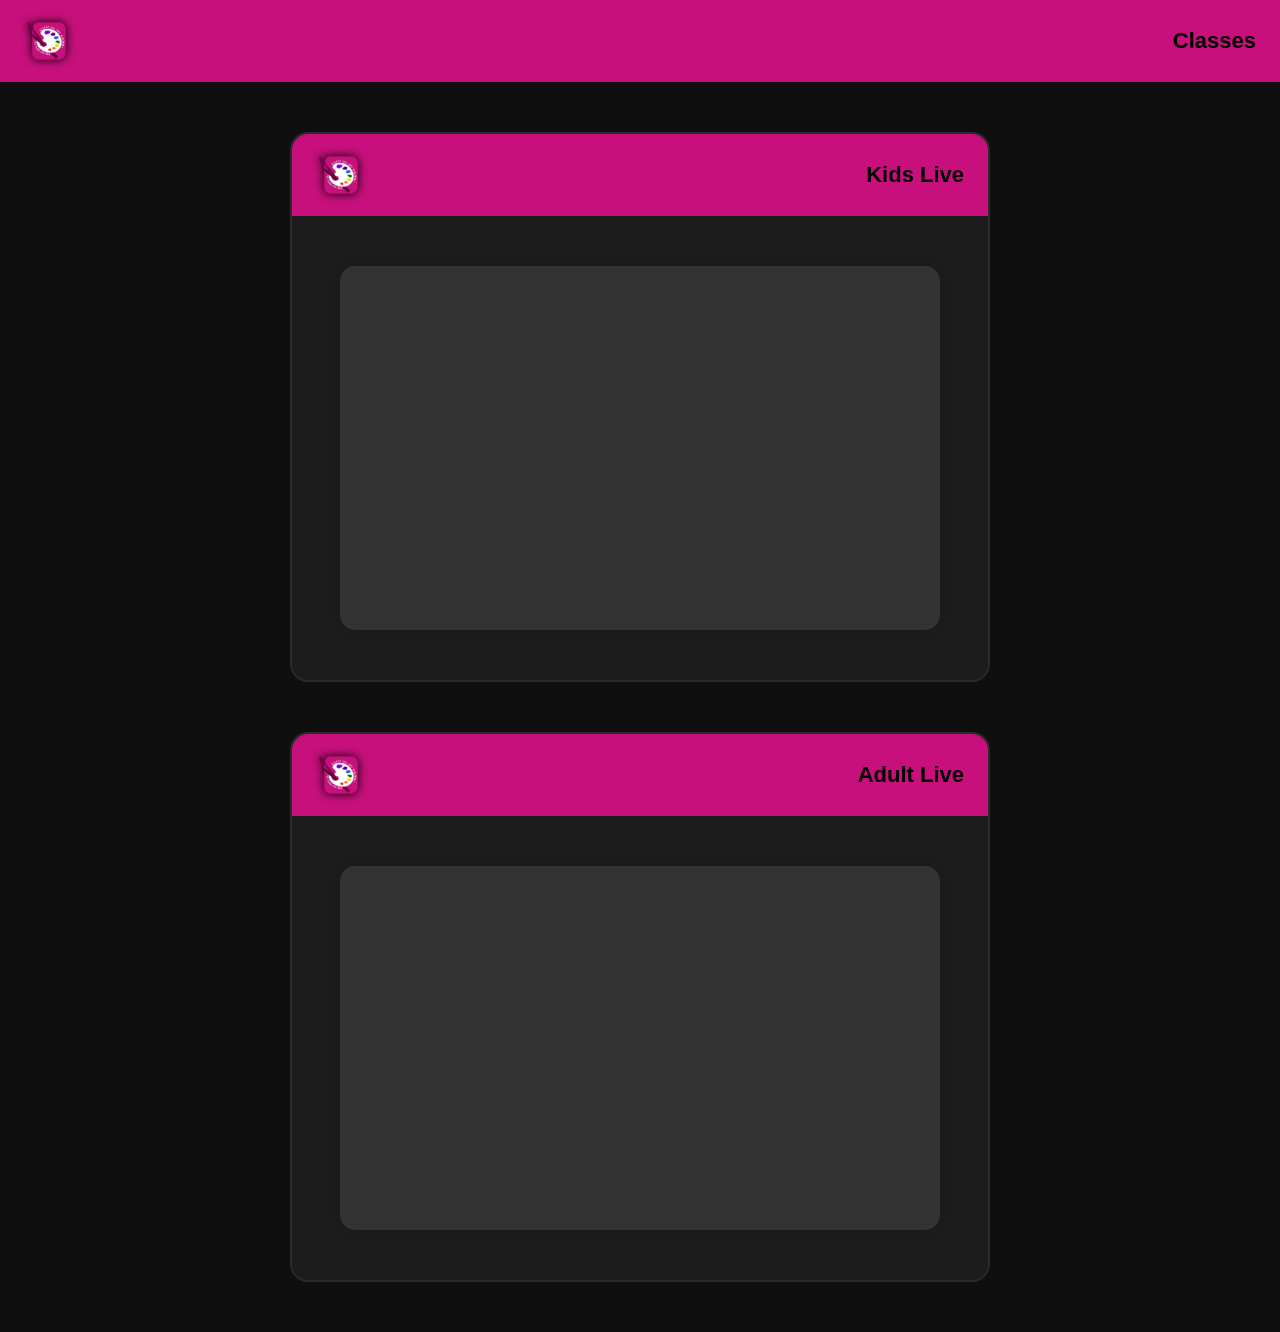
<file: index.html>
<!DOCTYPE html>
<html lang="en">
<head>
  <meta charset="UTF-8" />
  <meta name="viewport" content="width=device-width, initial-scale=1.0">
  <title>Dileep Dil Art Academy</title>
  <link rel="shortcut icon" href="assets/logo.png" type="image/x-icon">
  <link rel="stylesheet" href="style.css">
</head>

<body>

  <div class="reviews-header">
      <img class="logo" src="assets/logo.png">
      <h2>Classes</h2>
    </div>

  <div class="reviews-box">
    <div class="reviews-header">
      <img class="logo" src="assets/logo.png">
      <h2>Kids Live</h2>
    </div>
   <div class="container">
    <!-- Hidden iframe to prevent page reload -->
     <div class="video-wrapper">
    <iframe name="hidden_iframe" style="display:none;"></iframe>
    <iframe src="https://drive.google.com/file/d/1YL_TkzvASzSYPiDmVfbE80zzn3244iV4/preview" allowfullscreen controlsList="nodownload" autoplay="autoplay" width="300" height="190">
    </iframe>
    </div>
  </div>
  </div>

  <div class="reviews-box">
    <div class="reviews-header">
      <img class="logo" src="assets/logo.png">
      <h2>Adult Live</h2>
    </div>
   <div class="container">
    <!-- Hidden iframe to prevent page reload -->
     <div class="video-wrapper">
    <iframe name="hidden_iframe" style="display:none;"></iframe>
    <iframe src="https://drive.google.com/file/d/1t9SHIR5LtsT5DVhJtgk8GgIi00UJqjc7/preview" allowfullscreen controlsList="nodownload" autoplay="autoplay" width="300" height="190">
    </iframe>
    </div>
  </div>
  </div>


</body>
</html>
</file>
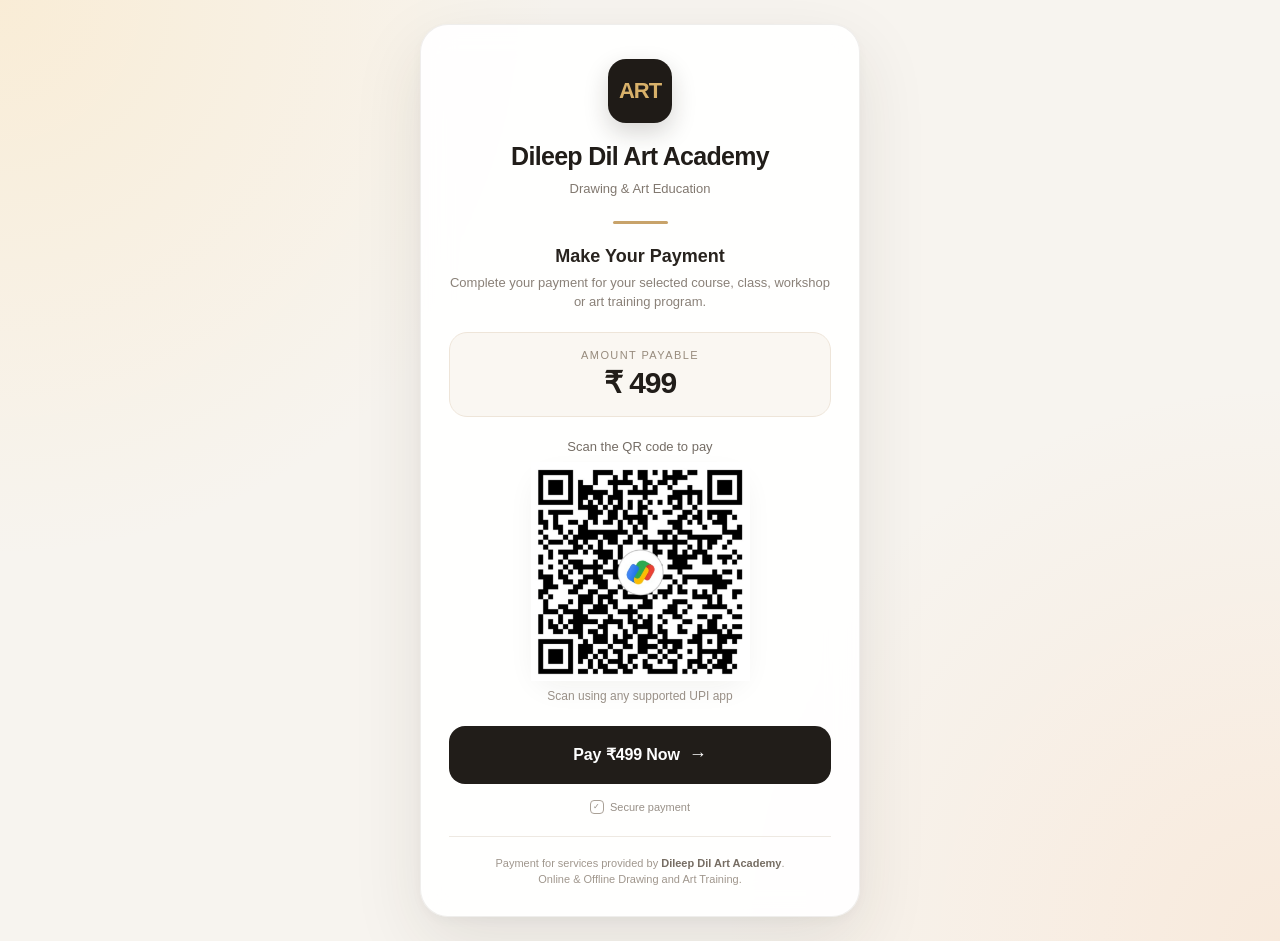
<file: Payment/index.html>
<!DOCTYPE html>
<html lang="en">
<head>
    <meta charset="UTF-8">
    <meta name="viewport" content="width=device-width, initial-scale=1.0">

    <title>Make Payment | Dileep Dil Art Academy</title>

    <meta
        name="description"
        content="Secure payment page for Dileep Dil Art Academy."
    >
    <link rel="stylesheet" href="styles.css">
</head>

<body>

    <main class="payment-page">

        <section class="payment-card">

            <!-- Academy Logo -->
            <div class="logo">
                ART
            </div>

            <!-- Academy -->
            <h1 class="academy-name">
                Dileep Dil Art Academy
            </h1>

            <p class="academy-subtitle">
                Drawing & Art Education
            </p>

            <div class="divider"></div>

            <!-- Payment -->
            <h2 class="payment-title">
                Make Your Payment
            </h2>

            <p class="payment-description">
                Complete your payment for your selected
                course, class, workshop or art training program.
            </p>

            <!-- Amount -->
            <div class="amount-box">

                <div class="amount-label">
                    Amount Payable
                </div>

                <div class="amount">
                    ₹ 499
                </div>

            </div>

            <!-- QR -->
            <div class="qr-section">

                <div class="qr-label">
                    Scan the QR code to pay
                </div>

                <div class="qr-wrapper">

                    <!--
                        REPLACE THIS WITH YOUR QR IMAGE

                        Example:
                        <img src="payment-qr.png"
                             alt="Dileep Dil Art Academy Payment QR Code">
                    -->

                    <div class="qr-placeholder">
                        <img src="assets/payment-qr.jpeg"
                             alt="Dileep Dil Art Academy Payment QR Code">
                    </div>

                </div>

                <div class="scan-text">
                    Scan using any supported UPI app
                </div>

            </div>

            <!-- Payment Button -->

            <!--
                ADD YOUR PAYMENT LINK HERE LATER

                Example:
                href="YOUR_PAYMENT_LINK"
            -->

            <a
    href="upi://pay?pa=dileepdilktba-1@oksbi&amp;pn=Dileep%20Dil%20Art%20Academy&amp;am=499&amp;cu=INR"
    class="pay-button"
>
    Pay ₹499 Now
    <span class="arrow">→</span>
</a>

            <!-- Security -->
            <div class="secure">
                <span class="secure-icon">✓</span>
                Secure payment
            </div>

            <!-- Footer -->
            <div class="footer">
                Payment for services provided by
                <strong>Dileep Dil Art Academy</strong>.
                <br>
                Online & Offline Drawing and Art Training.
            </div>

        </section>

    </main>

</body>
</html>
</file>
<file: style.css>
/* ---------- RESET ---------- */
    * {
      margin: 0;
      padding: 0;
      box-sizing: border-box;
      font-family: Arial, Helvetica, sans-serif;
    }

    body {
      background: #0f0f0f;
      color: #ffffff;
    }

    /* ---------- FULL PAGE SECTION ---------- */
    .reviews-section {
      width: 100%;
      min-height: 100vh;
      padding: 80px 24px;
      background: #151515;
      display: flex;
      justify-content: center;
      align-items: flex-start;
    }

    .container {
      color:white;
      max-width: 600px;
      margin: 50px auto;
      background: rgba(255, 255, 255, 0.1);
      padding: 30px;
      border-radius: 15px;
      box-shadow: 0 0 10px rgba(0,0,0,0.1);
      backdrop-filter: blur(10px);
    }

    .logo {
      width: 50px;
      height: 50px;
      object-fit: contain;
      flex-shrink: 0;        /* prevents stretching */
      filter: drop-shadow(0 0 5px black);
    }


    .new-badge {
      top: 10px;
      left: 10px;
      background: rgb(166, 172, 161);
      color: black;
      font-size: 12px;
      font-weight: bold;
      padding: 3px 8px;
      border-radius: 4px;
    }

    .video-wrapper {
      width: 100%;
      aspect-ratio: 16 / 9;
      border-radius: 12px;
      overflow: hidden;
    }

    iframe {
        border-radius: 5%;
        display: flex;
        text-align: center;
        margin: auto;
        height: 100%;
        width: 100%;
        border: none;
    }

    /* ---------- MAIN BOX ---------- */
    .reviews-box {
      width: 100%;
      max-width: 700px;
      background: #1c1c1c;
      margin: 50px auto;
      border-radius: 18px;
      border: 2px solid #2a2a2a;
      overflow: hidden;
      transition: border 0.3s ease, box-shadow 0.3s ease;
      position: relative;
    }

    /* Yellow hover border */
    .reviews-box:hover {
      border-color: #c7107c;
      box-shadow: 0 0 24px rgba(245, 196, 0, 0.35);
    }

    /* ---------- HEADER ---------- */
    .reviews-header {
      background: #c7107c;
      color: #000;
      padding: 16px 24px;
      display: flex;
      align-items: center;
      gap: 12px;
      min-height: 70px;
      justify-content: space-between;
    }

    .reviews-header h2 {
      font-size: 22px;
      text-align: center;
      font-weight: bold;
    }

    .reviews-header p {
      font-weight: bold;
      font-size: 15px;
    }

    /* ---------- REVIEW ITEM ---------- */
    .review {
      display: flex;
      gap: 18px;
      padding: 22px 32px;
      border-bottom: 1px solid #2a2a2a;
      align-items: flex-start;
    }

    .review:last-child {
      border-bottom: none;
    }

    .avatar {
      width: 46px;
      height: 46px;
      background: #f5c400;
      color: #000;
      border-radius: 50%;
      font-weight: bold;
      display: flex;
      align-items: center;
      justify-content: center;
      flex-shrink: 0;
    }

    .content {
      flex: 1;
    }

    .content h4 {
      margin-bottom: 6px;
      font-size: 16px;
    }

    .content p {
      font-size: 14px;
      color: #cfcfcf;
      line-height: 1.5;
      margin-bottom: 6px;
    }

    .date {
      font-size: 12px;
      color: #888;
    }

    .stars {
      color: #f5c400;
      font-size: 14px;
      white-space: nowrap;
    }

    /* ---------- CTA ---------- */
    .view-all {
      padding: 26px;
      text-align: center;
      background: #1c1c1c;
    }

    .view-all button {
      background: #f5c400;
      color: #000;
      border: none;
      padding: 14px 28px;
      border-radius: 12px;
      font-weight: bold;
      cursor: pointer;
      transition: transform 0.2s ease, box-shadow 0.2s ease;
    }

    .view-all button:hover {
      transform: translateY(-2px);
      box-shadow: 0 8px 20px rgba(245, 196, 0, 0.4);
    }

    /* ---------- RESPONSIVE ---------- */
    @media (max-width: 768px) {
      .reviews-header {

        flex-direction: column;
        gap: 10px;
        text-align: center;
      }

      .review {
        flex-direction: column;
      }

      .stars {
        margin-top: 6px;
      }
    }
</file>
<file: Payment/styles.css>
* {
            margin: 0;
            padding: 0;
            box-sizing: border-box;
        }

        body {
            min-height: 100vh;
            font-family: Inter, -apple-system, BlinkMacSystemFont,
                         "Segoe UI", Roboto, Arial, sans-serif;

            background:
                radial-gradient(
                    circle at top left,
                    rgba(255, 214, 140, 0.25),
                    transparent 35%
                ),
                radial-gradient(
                    circle at bottom right,
                    rgba(255, 180, 120, 0.16),
                    transparent 35%
                ),
                #f7f4ef;

            color: #25211d;

            display: flex;
            justify-content: center;
            align-items: center;

            padding: 24px;
        }

        /* Main payment container */

        .payment-page {
            width: 100%;
            max-width: 440px;
        }

        .payment-card {
            background: rgba(255, 255, 255, 0.92);

            border: 1px solid rgba(60, 45, 30, 0.08);

            border-radius: 28px;

            padding: 34px 28px 28px;

            box-shadow:
                0 25px 70px rgba(50, 40, 30, 0.10),
                0 4px 15px rgba(50, 40, 30, 0.04);

            text-align: center;

            backdrop-filter: blur(15px);
        }

        /* Academy logo */

        .logo {
            width: 64px;
            height: 64px;

            margin: 0 auto 18px;

            border-radius: 18px;

            background: #1f1b17;

            display: flex;
            align-items: center;
            justify-content: center;

            color: #d8b16a;

            font-size: 22px;
            font-weight: 800;

            letter-spacing: -1px;

            box-shadow:
                0 10px 25px rgba(31, 27, 23, 0.18);
        }

        /* Heading */

        .academy-name {
            font-size: 25px;
            font-weight: 750;

            letter-spacing: -0.7px;

            color: #211d19;

            line-height: 1.2;
        }

        .academy-subtitle {
            margin-top: 8px;

            color: #81786f;

            font-size: 13px;

            line-height: 1.5;
        }

        /* Divider */

        .divider {
            width: 55px;
            height: 3px;

            background: #c8a36a;

            border-radius: 20px;

            margin: 22px auto;
        }

        /* Payment heading */

        .payment-title {
            font-size: 18px;
            font-weight: 700;

            margin-bottom: 6px;

            color: #28231e;
        }

        .payment-description {
            color: #8a8178;

            font-size: 13px;

            line-height: 1.5;

            margin-bottom: 20px;
        }

        /* Amount */

        .amount-box {
            background: #faf7f2;

            border: 1px solid #eee5d9;

            border-radius: 18px;

            padding: 16px;

            margin-bottom: 22px;
        }

        .amount-label {
            font-size: 11px;

            text-transform: uppercase;

            letter-spacing: 1.4px;

            color: #978b7d;

            margin-bottom: 4px;
        }

        .amount {
            font-size: 30px;

            font-weight: 800;

            color: #211d19;

            letter-spacing: -1px;
        }

        /* QR */

        .qr-section {
            margin-top: 4px;
        }

        .qr-label {
            font-size: 13px;

            color: #756d65;

            margin-bottom: 13px;
        }

        .qr-wrapper {
            width: 210px;
            height: 210px;

            margin: 0 auto;

            background: white;

            padding: 12px;

            border-radius: 20px;

            border: 1px solid #eee8df;

            box-shadow:
                0 10px 30px rgba(40, 30, 20, 0.06);

            display: flex;
            align-items: center;
            justify-content: center;
        }

        .qr-wrapper img {
            width: 100%;
            height: 100%;

            object-fit: contain;

            border-radius: 8px;
        }

        /* Replace QR */

        .qr-placeholder {
            width: 100%;
            height: 100%;

            border-radius: 8px;

            background:
                repeating-linear-gradient(
                    45deg,
                    #f1eee8,
                    #f1eee8 5px,
                    #ffffff 5px,
                    #ffffff 10px
                );

            display: flex;
            align-items: center;
            justify-content: center;

            color: #8b8175;

            font-size: 12px;

            padding: 20px;

            text-align: center;
        }

        .qr-placeholder img {
            position: fixed;
            width: 50%;
            height: 50%;
            overflow: hidden;
        }

        /* Scan text */

        .scan-text {
            margin-top: 12px;

            font-size: 12px;

            color: #999087;
        }

        /* Pay button */

        .pay-button {
            display: flex;

            align-items: center;
            justify-content: center;

            width: 100%;

            height: 58px;

            margin-top: 23px;

            border: none;

            border-radius: 16px;

            background: #211d19;

            color: #ffffff;

            text-decoration: none;

            font-size: 16px;

            font-weight: 700;

            letter-spacing: -0.1px;

            cursor: pointer;

            transition:
                transform 0.2s ease,
                box-shadow 0.2s ease,
                background 0.2s ease;
        }

        .pay-button:hover {
            transform: translateY(-2px);

            background: #302a24;

            box-shadow:
                0 12px 25px rgba(33, 29, 25, 0.20);
        }

        .pay-button:active {
            transform: translateY(0);
        }

        .arrow {
            margin-left: 9px;

            font-size: 18px;

            transition: transform 0.2s ease;
        }

        .pay-button:hover .arrow {
            transform: translateX(4px);
        }

        /* Security */

        .secure {
            display: flex;

            justify-content: center;
            align-items: center;

            gap: 6px;

            margin-top: 16px;

            font-size: 11px;

            color: #989087;
        }

        .secure-icon {
            width: 14px;
            height: 14px;

            border: 1px solid #aaa197;

            border-radius: 4px;

            font-size: 8px;

            display: flex;
            align-items: center;
            justify-content: center;
        }

        /* Footer */

        .footer {
            margin-top: 22px;

            padding-top: 18px;

            border-top: 1px solid #eee9e2;

            color: #a0978d;

            font-size: 11px;

            line-height: 1.5;
        }

        .footer strong {
            color: #766d63;
        }

        /* Mobile */

        @media (max-width: 480px) {

            body {
                padding: 14px;
            }

            .payment-card {
                padding: 28px 20px 22px;

                border-radius: 24px;
            }

            .academy-name {
                font-size: 22px;
            }

            .qr-wrapper {
                width: 195px;
                height: 195px;
            }

            .amount {
                font-size: 28px;
            }
        }
</file>
